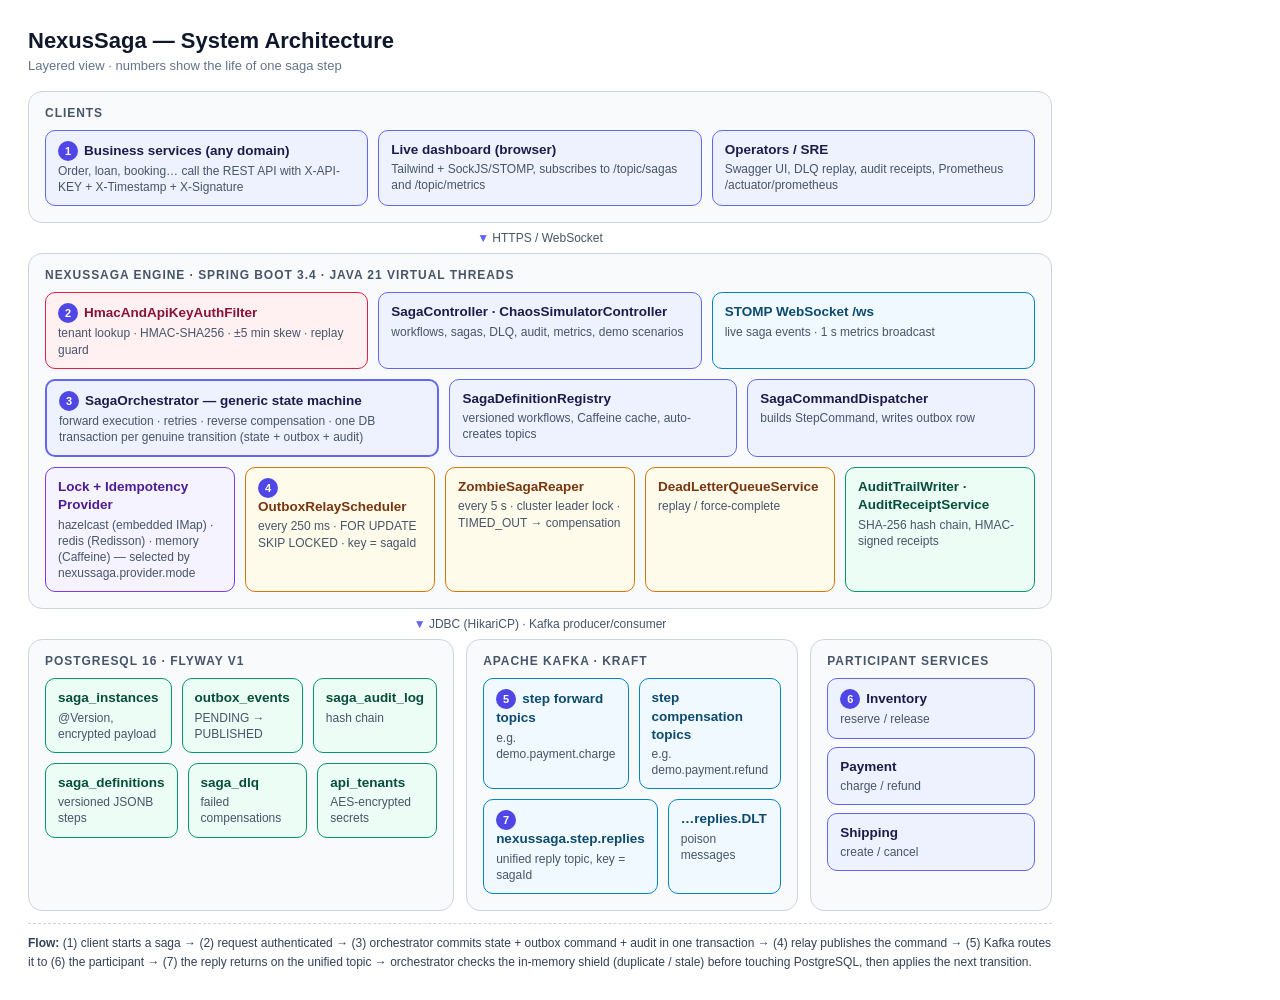
<file: docs/diagrams/html/01-system-architecture.html>
<html><head><link rel="stylesheet" href="_base.css"></head><body><div id="c" style="width:1080px">
<div class="title">NexusSaga — System Architecture</div>
<div class="sub">Layered view · numbers show the life of one saga step</div>
<div class="layer"><h3>Clients</h3><div class="row">
 <div class="box"><b><span class="num">1</span>Business services (any domain)</b><span>Order, loan, booking… call the REST API with X-API-KEY + X-Timestamp + X-Signature</span></div>
 <div class="box"><b>Live dashboard (browser)</b><span>Tailwind + SockJS/STOMP, subscribes to /topic/sagas and /topic/metrics</span></div>
 <div class="box"><b>Operators / SRE</b><span>Swagger UI, DLQ replay, audit receipts, Prometheus /actuator/prometheus</span></div>
</div></div>
<div class="arrow">HTTPS / WebSocket</div>
<div class="layer"><h3>NexusSaga engine · Spring Boot 3.4 · Java 21 virtual threads</h3>
 <div class="row" style="margin-bottom:10px">
  <div class="box r"><b><span class="num">2</span>HmacAndApiKeyAuthFilter</b><span>tenant lookup · HMAC-SHA256 · ±5 min skew · replay guard</span></div>
  <div class="box"><b>SagaController · ChaosSimulatorController</b><span>workflows, sagas, DLQ, audit, metrics, demo scenarios</span></div>
  <div class="box s"><b>STOMP WebSocket /ws</b><span>live saga events · 1 s metrics broadcast</span></div>
 </div>
 <div class="row" style="margin-bottom:10px">
  <div class="box" style="flex:1.4;border-width:2.5px"><b><span class="num">3</span>SagaOrchestrator — generic state machine</b><span>forward execution · retries · reverse compensation · one DB transaction per genuine transition (state + outbox + audit)</span></div>
  <div class="box"><b>SagaDefinitionRegistry</b><span>versioned workflows, Caffeine cache, auto-creates topics</span></div>
  <div class="box"><b>SagaCommandDispatcher</b><span>builds StepCommand, writes outbox row</span></div>
 </div>
 <div class="row">
  <div class="box p"><b>Lock + Idempotency Provider</b><span>hazelcast (embedded IMap) · redis (Redisson) · memory (Caffeine) — selected by nexussaga.provider.mode</span></div>
  <div class="box o"><b><span class="num">4</span>OutboxRelayScheduler</b><span>every 250 ms · FOR UPDATE SKIP LOCKED · key = sagaId</span></div>
  <div class="box o"><b>ZombieSagaReaper</b><span>every 5 s · cluster leader lock · TIMED_OUT → compensation</span></div>
  <div class="box o"><b>DeadLetterQueueService</b><span>replay / force-complete</span></div>
  <div class="box g"><b>AuditTrailWriter · AuditReceiptService</b><span>SHA-256 hash chain, HMAC-signed receipts</span></div>
 </div>
</div>
<div class="arrow">JDBC (HikariCP) · Kafka producer/consumer</div>
<div class="cols">
 <div class="layer"><h3>PostgreSQL 16 · Flyway V1</h3><div class="row">
  <div class="box g"><b>saga_instances</b><span>@Version, encrypted payload</span></div>
  <div class="box g"><b>outbox_events</b><span>PENDING → PUBLISHED</span></div>
  <div class="box g"><b>saga_audit_log</b><span>hash chain</span></div>
 </div><div class="row" style="margin-top:10px">
  <div class="box g"><b>saga_definitions</b><span>versioned JSONB steps</span></div>
  <div class="box g"><b>saga_dlq</b><span>failed compensations</span></div>
  <div class="box g"><b>api_tenants</b><span>AES-encrypted secrets</span></div>
 </div></div>
 <div class="layer"><h3>Apache Kafka · KRaft</h3><div class="row">
  <div class="box s"><b><span class="num">5</span>step forward topics</b><span>e.g. demo.payment.charge</span></div>
  <div class="box s"><b>step compensation topics</b><span>e.g. demo.payment.refund</span></div>
 </div><div class="row" style="margin-top:10px">
  <div class="box s"><b><span class="num">7</span>nexussaga.step.replies</b><span>unified reply topic, key = sagaId</span></div>
  <div class="box s"><b>…replies.DLT</b><span>poison messages</span></div>
 </div></div>
 <div class="layer" style="flex:.8"><h3>Participant services</h3>
  <div class="box" style="margin-bottom:8px"><b><span class="num">6</span>Inventory</b><span>reserve / release</span></div>
  <div class="box" style="margin-bottom:8px"><b>Payment</b><span>charge / refund</span></div>
  <div class="box"><b>Shipping</b><span>create / cancel</span></div>
 </div>
</div>
<div class="legend"><b>Flow:</b> (1) client starts a saga → (2) request authenticated → (3) orchestrator commits state + outbox command + audit in one transaction → (4) relay publishes the command → (5) Kafka routes it to (6) the participant → (7) the reply returns on the unified topic → orchestrator checks the in-memory shield (duplicate / stale) before touching PostgreSQL, then applies the next transition.</div>
</div></body></html>
</file>
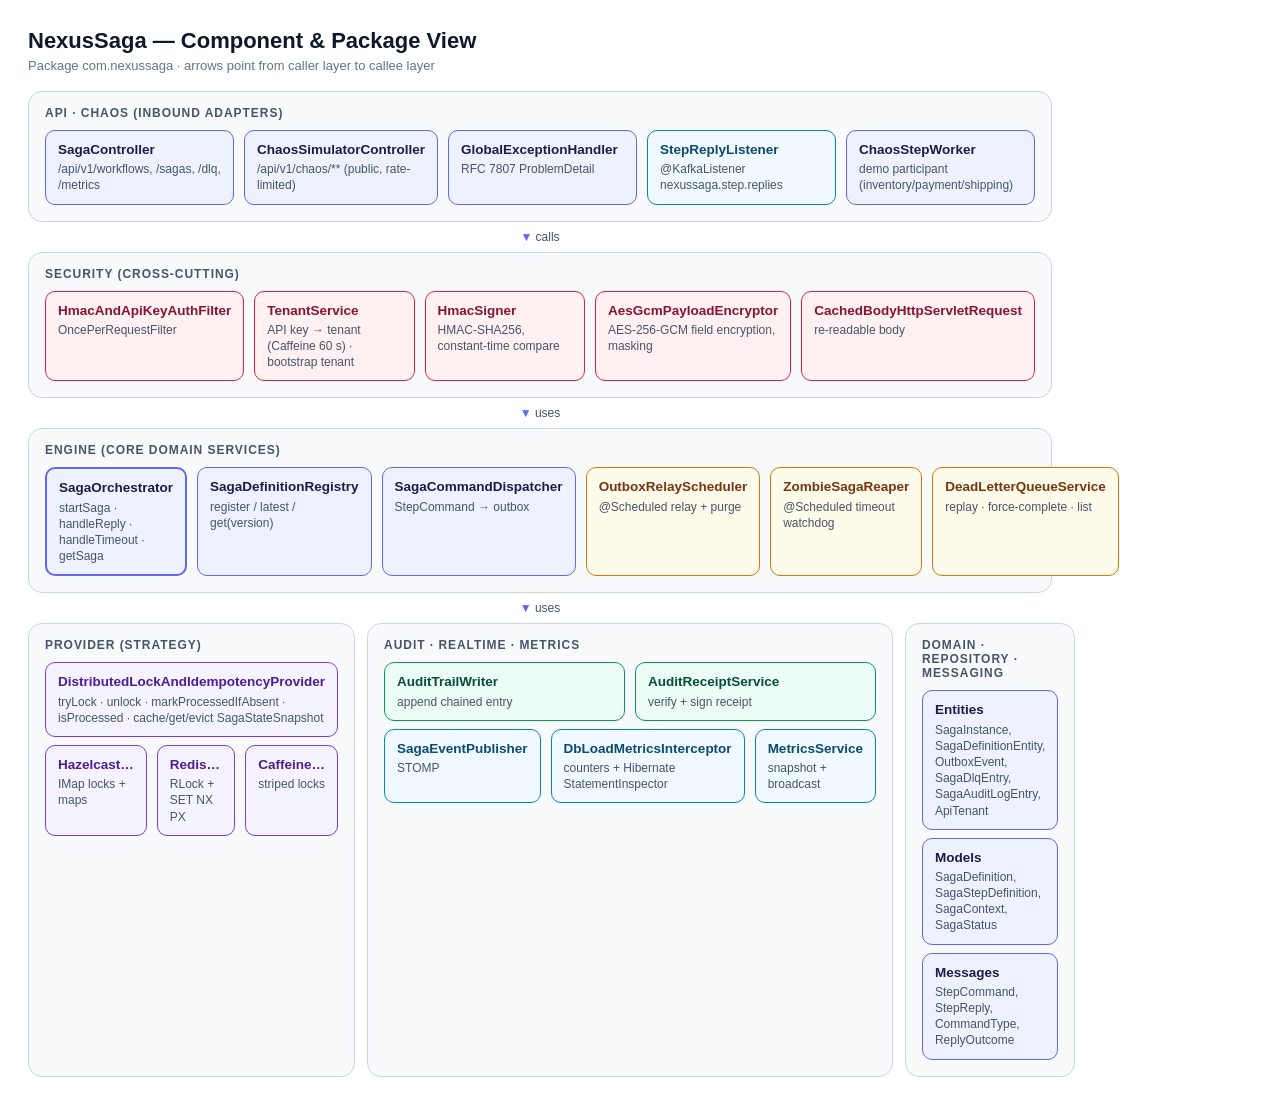
<file: docs/diagrams/html/02-component-diagram.html>
<html><head><link rel="stylesheet" href="_base.css"></head><body><div id="c" style="width:1080px">
<div class="title">NexusSaga — Component &amp; Package View</div>
<div class="sub">Package com.nexussaga · arrows point from caller layer to callee layer</div>
<div class="layer"><h3>api · chaos (inbound adapters)</h3><div class="row">
 <div class="box"><b>SagaController</b><span>/api/v1/workflows, /sagas, /dlq, /metrics</span></div>
 <div class="box"><b>ChaosSimulatorController</b><span>/api/v1/chaos/** (public, rate-limited)</span></div>
 <div class="box"><b>GlobalExceptionHandler</b><span>RFC 7807 ProblemDetail</span></div>
 <div class="box s"><b>StepReplyListener</b><span>@KafkaListener nexussaga.step.replies</span></div>
 <div class="box"><b>ChaosStepWorker</b><span>demo participant (inventory/payment/shipping)</span></div>
</div></div>
<div class="arrow">calls</div>
<div class="layer"><h3>security (cross-cutting)</h3><div class="row">
 <div class="box r"><b>HmacAndApiKeyAuthFilter</b><span>OncePerRequestFilter</span></div>
 <div class="box r"><b>TenantService</b><span>API key → tenant (Caffeine 60 s) · bootstrap tenant</span></div>
 <div class="box r"><b>HmacSigner</b><span>HMAC-SHA256, constant-time compare</span></div>
 <div class="box r"><b>AesGcmPayloadEncryptor</b><span>AES-256-GCM field encryption, masking</span></div>
 <div class="box r"><b>CachedBodyHttpServletRequest</b><span>re-readable body</span></div>
</div></div>
<div class="arrow">uses</div>
<div class="layer"><h3>engine (core domain services)</h3><div class="row">
 <div class="box" style="border-width:2.5px"><b>SagaOrchestrator</b><span>startSaga · handleReply · handleTimeout · getSaga</span></div>
 <div class="box"><b>SagaDefinitionRegistry</b><span>register / latest / get(version)</span></div>
 <div class="box"><b>SagaCommandDispatcher</b><span>StepCommand → outbox</span></div>
 <div class="box o"><b>OutboxRelayScheduler</b><span>@Scheduled relay + purge</span></div>
 <div class="box o"><b>ZombieSagaReaper</b><span>@Scheduled timeout watchdog</span></div>
 <div class="box o"><b>DeadLetterQueueService</b><span>replay · force-complete · list</span></div>
</div></div>
<div class="arrow">uses</div>
<div class="cols">
 <div class="layer"><h3>provider (strategy)</h3><div class="box p" style="margin-bottom:8px"><b>DistributedLockAndIdempotencyProvider</b><span>tryLock · unlock · markProcessedIfAbsent · isProcessed · cache/get/evict SagaStateSnapshot</span></div>
  <div class="row"><div class="box p"><b>Hazelcast…</b><span>IMap locks + maps</span></div><div class="box p"><b>Redis…</b><span>RLock + SET NX PX</span></div><div class="box p"><b>Caffeine…</b><span>striped locks</span></div></div></div>
 <div class="layer"><h3>audit · realtime · metrics</h3><div class="row">
  <div class="box g"><b>AuditTrailWriter</b><span>append chained entry</span></div>
  <div class="box g"><b>AuditReceiptService</b><span>verify + sign receipt</span></div></div>
  <div class="row" style="margin-top:8px"><div class="box s"><b>SagaEventPublisher</b><span>STOMP</span></div>
  <div class="box s"><b>DbLoadMetricsInterceptor</b><span>counters + Hibernate StatementInspector</span></div>
  <div class="box s"><b>MetricsService</b><span>snapshot + broadcast</span></div></div></div>
 <div class="layer" style="flex:.9"><h3>domain · repository · messaging</h3>
  <div class="box" style="margin-bottom:8px"><b>Entities</b><span>SagaInstance, SagaDefinitionEntity, OutboxEvent, SagaDlqEntry, SagaAuditLogEntry, ApiTenant</span></div>
  <div class="box" style="margin-bottom:8px"><b>Models</b><span>SagaDefinition, SagaStepDefinition, SagaContext, SagaStatus</span></div>
  <div class="box"><b>Messages</b><span>StepCommand, StepReply, CommandType, ReplyOutcome</span></div></div>
</div>
</div></body></html>
</file>
<file: docs/diagrams/html/_base.css>
*{box-sizing:border-box;margin:0;padding:0}
body{font-family:Helvetica,Arial,sans-serif;background:#fff;color:#0f172a}
#c{display:inline-block;padding:28px;background:#fff}
.title{font-size:22px;font-weight:700;margin-bottom:4px}
.sub{font-size:13px;color:#64748b;margin-bottom:18px}
.layer{border:1.5px solid #cbd5e1;border-radius:14px;padding:14px 16px 16px;margin-bottom:10px;background:#f8fafc;position:relative}
.layer h3{font-size:12px;letter-spacing:.08em;text-transform:uppercase;color:#475569;margin-bottom:10px}
.row{display:flex;gap:10px;flex-wrap:nowrap}
.box{flex:1;border:1.5px solid #6366f1;background:#eef2ff;border-radius:10px;padding:10px 12px;font-size:13px;line-height:1.35}
.box b{display:block;font-size:13.5px;color:#1e1b4b;margin-bottom:2px}
.box span{color:#475569;font-size:12px}
.g{border-color:#059669;background:#ecfdf5}.g b{color:#064e3b}
.o{border-color:#d97706;background:#fffbeb}.o b{color:#78350f}
.r{border-color:#e11d48;background:#fff1f2}.r b{color:#881337}
.s{border-color:#0284c7;background:#f0f9ff}.s b{color:#0c4a6e}
.p{border-color:#7c3aed;background:#f5f3ff}.p b{color:#4c1d95}
.arrow{text-align:center;color:#475569;font-size:12px;margin:-2px 0 8px}
.arrow:before{content:"▼ ";color:#6366f1}
.num{display:inline-block;width:20px;height:20px;border-radius:50%;background:#4f46e5;color:#fff;font-size:11px;text-align:center;line-height:20px;margin-right:6px;font-weight:700}
.cols{display:flex;gap:12px}
.cols>.layer{flex:1;margin-bottom:0}
.legend{font-size:12px;color:#334155;line-height:1.6;margin-top:12px;border-top:1px dashed #cbd5e1;padding-top:10px}
.box .num{color:#fff;font-size:11px}
</file>
